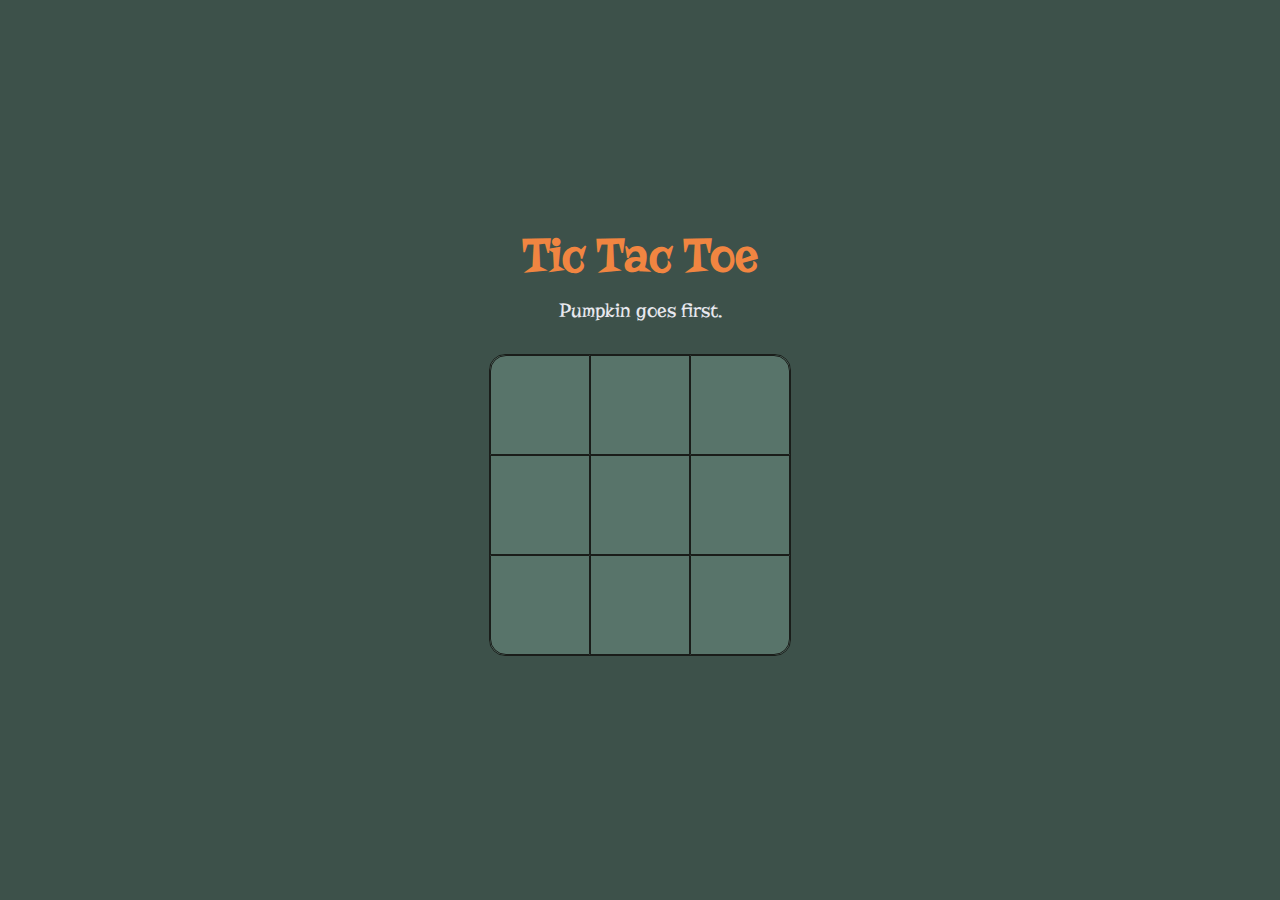
<file: index.html>
<!DOCTYPE html>
<html lang="en-us">

<head>
    <meta charset="utf-8">

    <title>Tic Tac Toe</title>

    <link rel="stylesheet" href="styles.css">

    <link rel="preconnect" href="https://fonts.googleapis.com">
    <link rel="preconnect" href="https://fonts.gstatic.com" crossorigin>
    <link href="https://fonts.googleapis.com/css2?family=Risque&display=swap" rel="stylesheet">

    <script src="script.js" defer=""></script>
</head>

<body>
    <h1>Tic Tac Toe</h1>
    <p id="results"></p>
    <div id="gameBoard"></div>
</body>

</html>
</file>
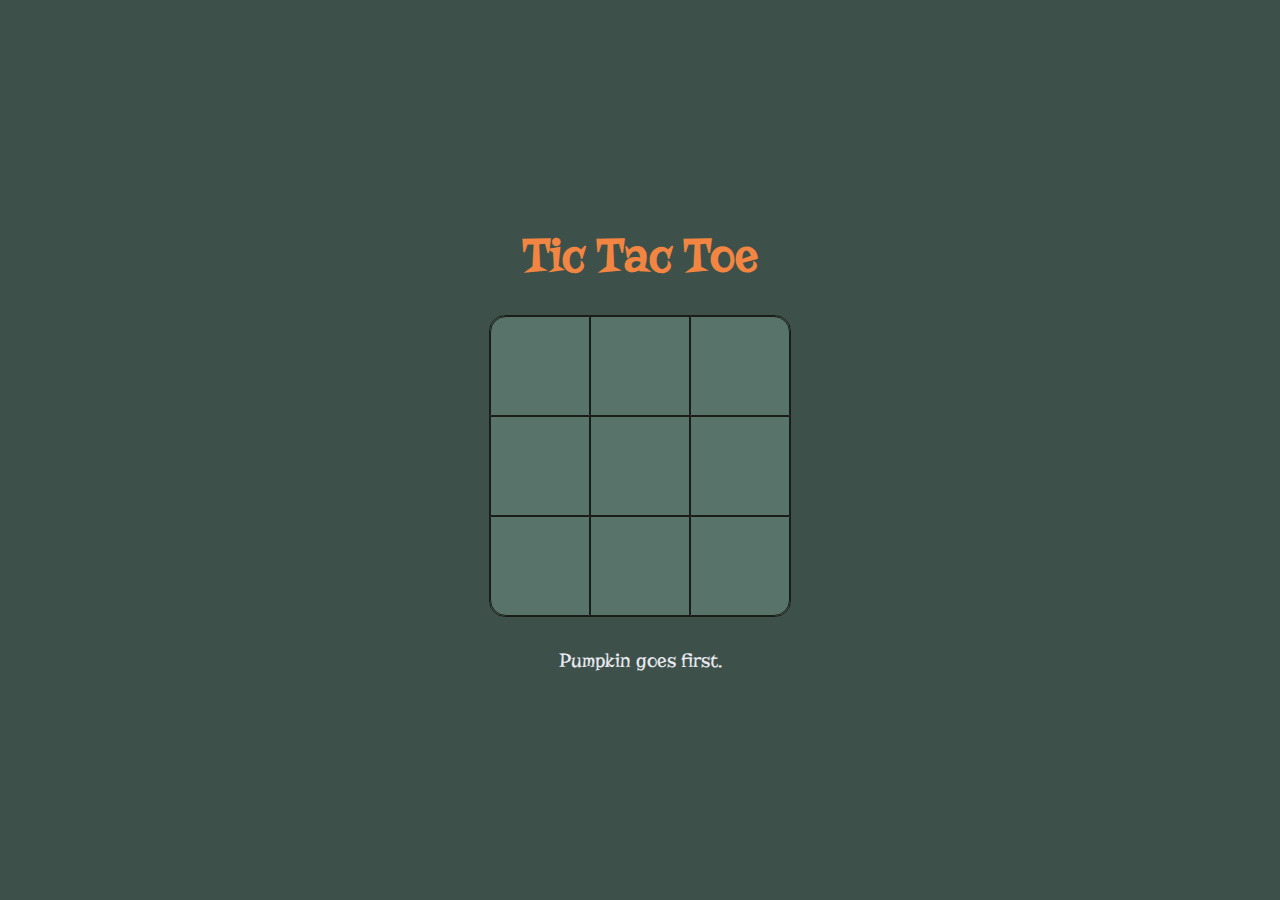
<file: tic-tac-toe.html>
<!DOCTYPE html>
<html lang="en-us">

<head>
    <meta charset="utf-8">

    <title>Tic Tac Toe</title>

    <link rel="stylesheet" href="styles.css">

    <link rel="preconnect" href="https://fonts.googleapis.com">
    <link rel="preconnect" href="https://fonts.gstatic.com" crossorigin>
    <link href="https://fonts.googleapis.com/css2?family=Risque&display=swap" rel="stylesheet">

    <script src="script.js" defer=""></script>
</head>

<body>
    <h1>Tic Tac Toe</h1>
    <div id="gameBoard"></div>
    <p id="results"></p>
</body>

</html>
</file>
<file: styles.css>
:root {
    --containerWidth: 300px;
    --colorBg: #3d514a;
    --colorFg: #e7e8ee;
    --colorBoard: #58746a;
    --colorControl: #1a1d1a;
    --colorAccent: #f18541;
    --border-radius: 1rem;
}

* {
    margin: 0;
    padding: 0;
}

html {
    font-family: "Risque", serif;
    font-size: 16px;
}

body {
    align-items: center;
    background: var(--colorBg);
    display: flex;
    flex-direction: column;
    gap: 1rem;
    height: 100vh;
    justify-content: center;
    text-align: center;
}

button {
    background: var(--colorControl);
    border: 1px solid var(--colorControl);
    border-radius: var(--border-radius);
    color: var(--colorFg);
    cursor: pointer;
    font-size: large;
    font-weight: 600;
    letter-spacing: 2px;
    padding: 1rem 1.5rem;
    text-transform: uppercase;
    width: var(--containerWidth);
}

h1 {
    color: var(--colorAccent);
    font-size: 3rem;
}

p {
    color: var(--colorFg);
    font-size: 1.25rem;
    font-weight: 400;
}

#gameBoard {
    background-color: var(--colorBoard);
    border: 1px solid var(--colorControl);
    border-radius: var(--border-radius);
    display: flex;
    flex-wrap: wrap;
    height: var(--containerWidth);
    margin-block: 1rem;
    width: var(--containerWidth);

    .square {
        border: 1px solid var(--colorControl);
        box-sizing: border-box;
        display: flex;
        align-items: center;
        justify-content: center;
        height: 100px;
        width: 100px;

        &:nth-of-type(1) {
            border-top-left-radius: 1rem;
        }

        &:nth-of-type(3) {
            border-top-right-radius: 1rem;
        }

        &:nth-of-type(7) {
            border-bottom-left-radius: 1rem;
        }

        &:nth-of-type(9) {
            border-bottom-right-radius: 1rem;
        }
    }
}

.player {
    font-size: 4rem;
    position: relative;
}

.Ghost {
    &::before {
        content: "👻";
    }
}

.Pumpkin {
    &::before {
        content: "🎃";
    }
}
</file>
